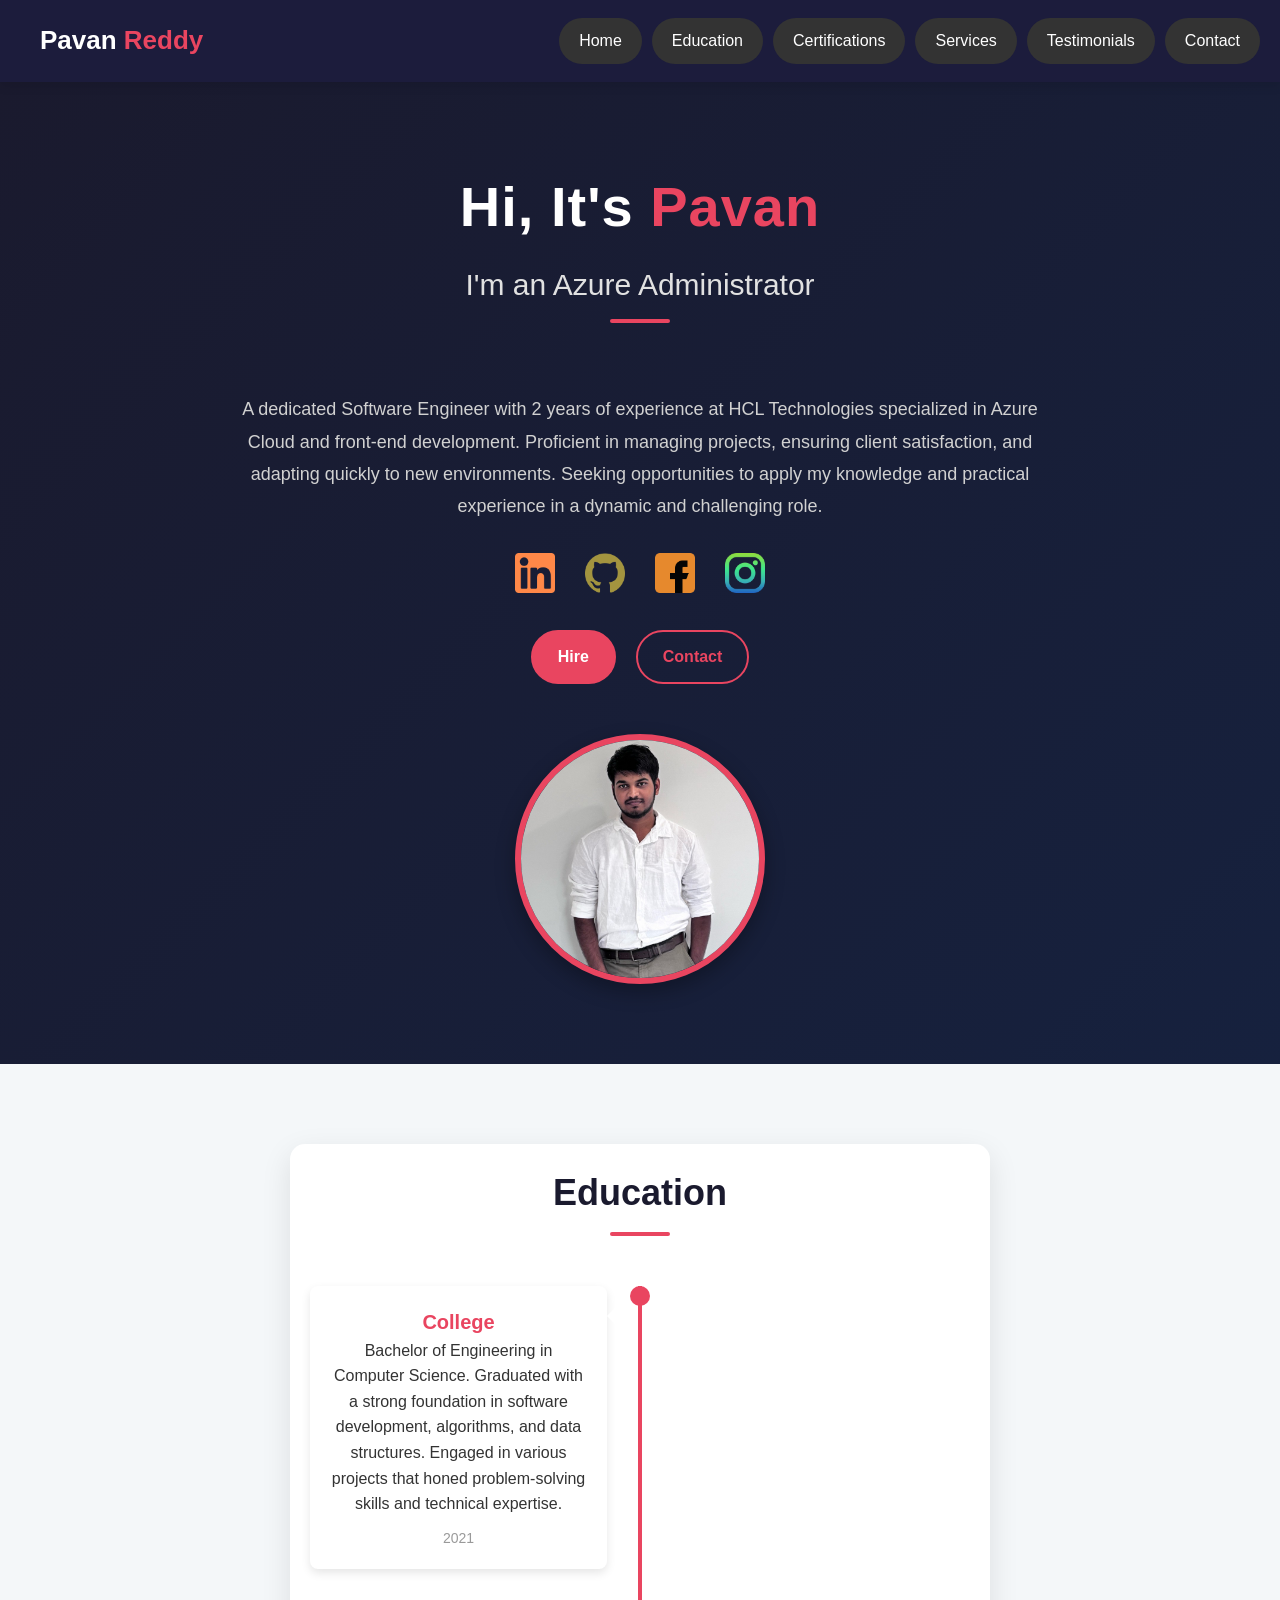
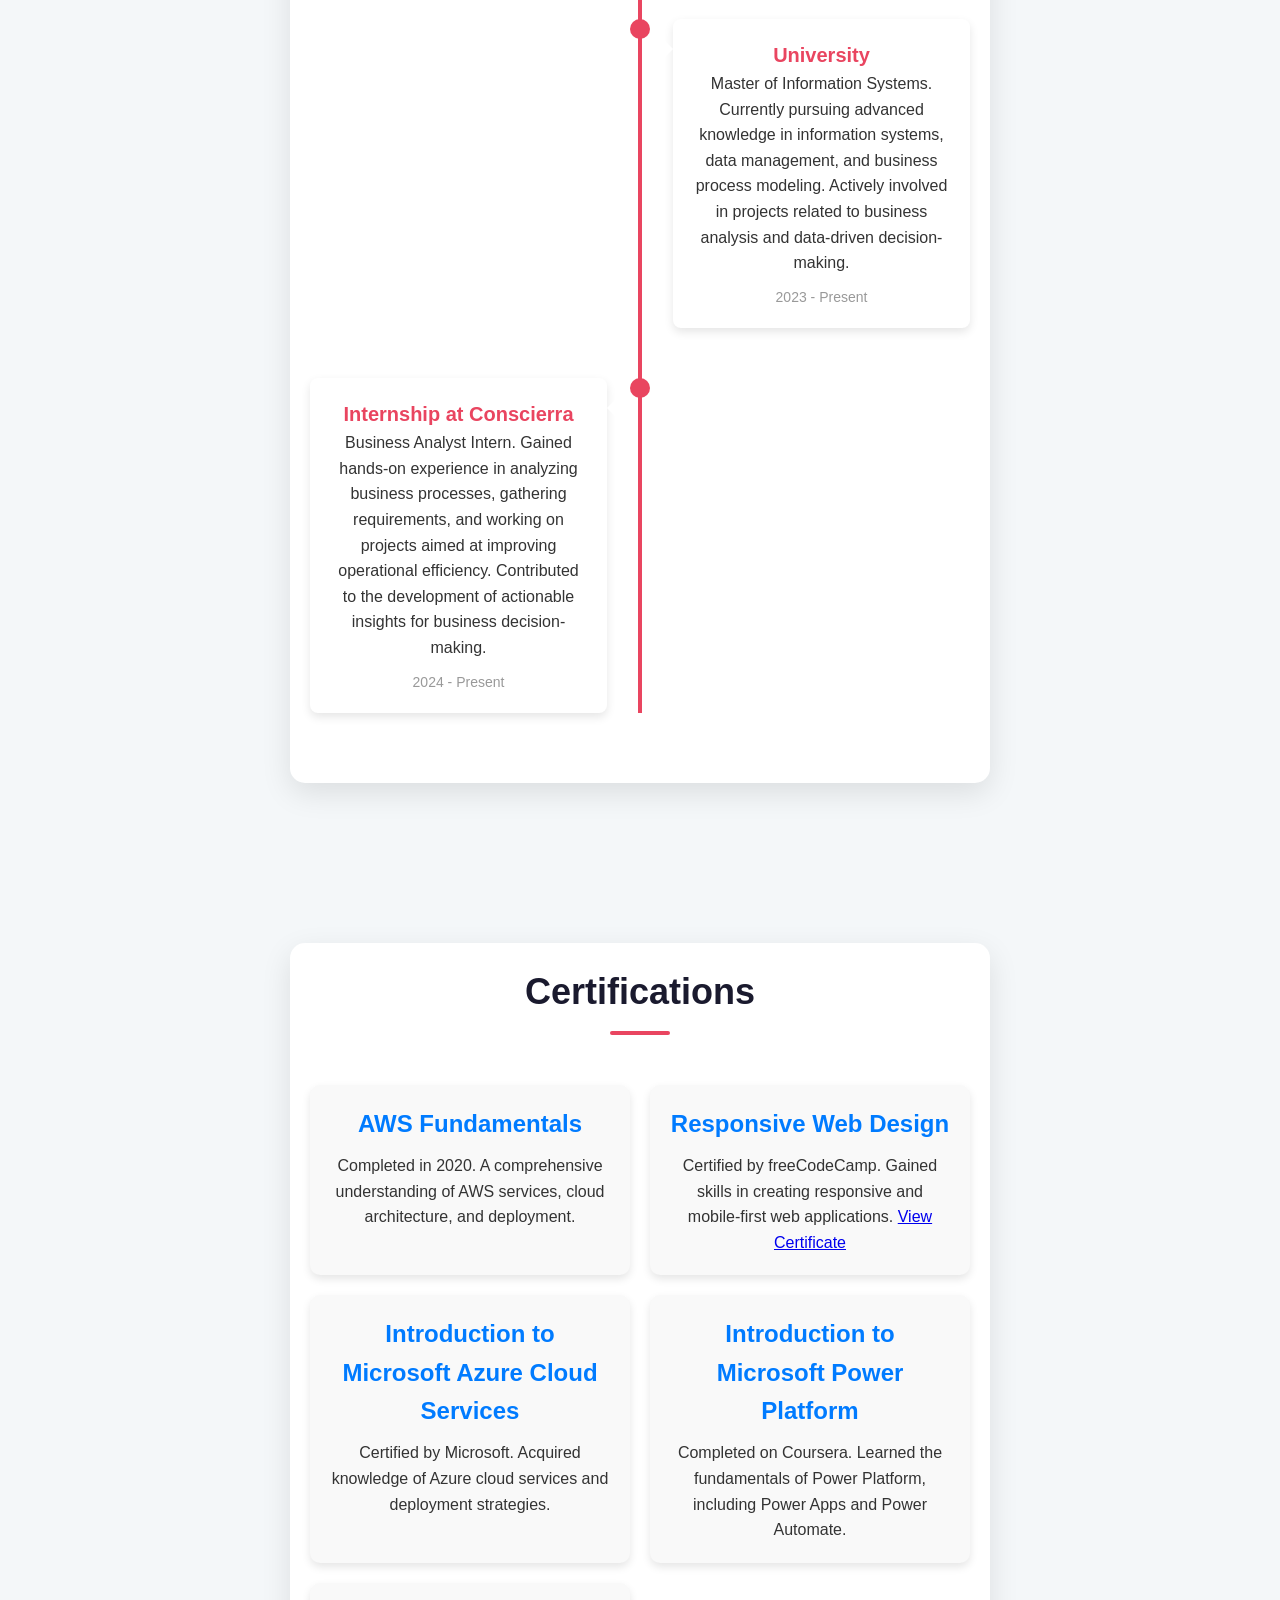
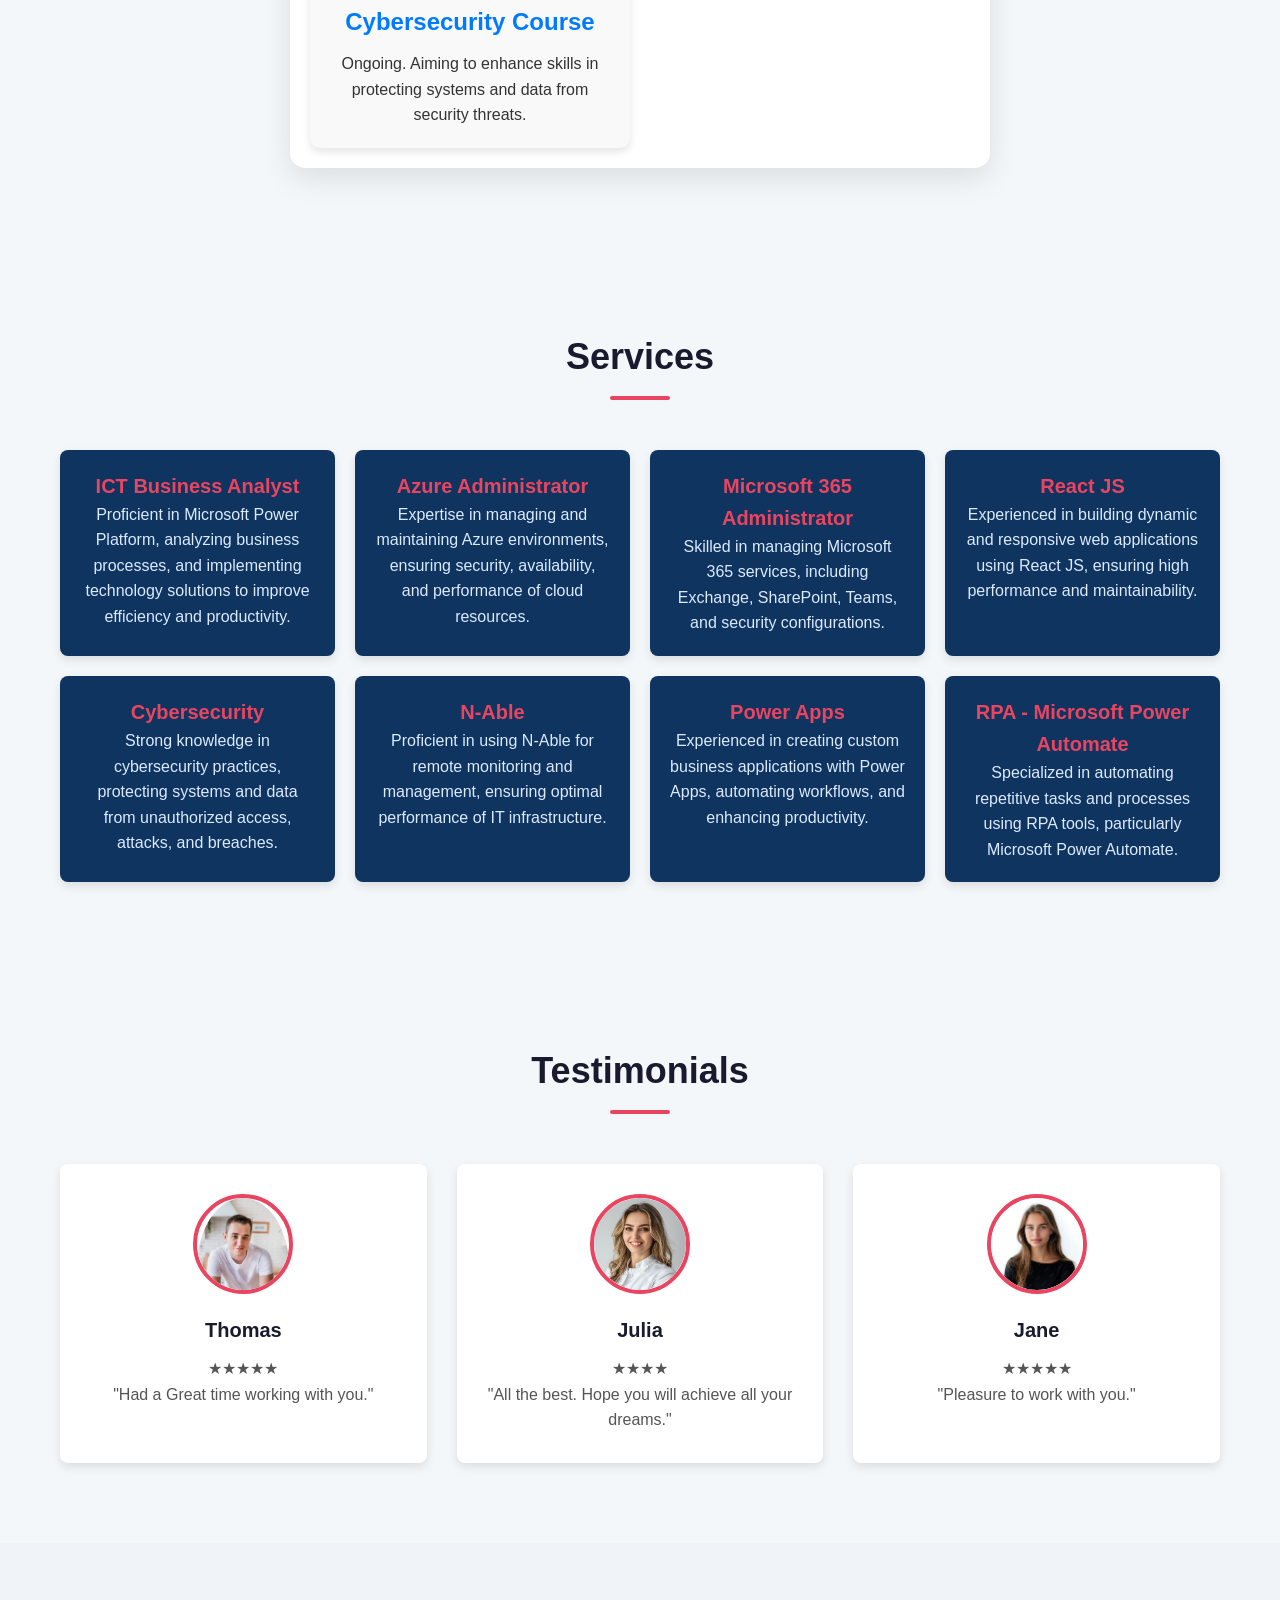
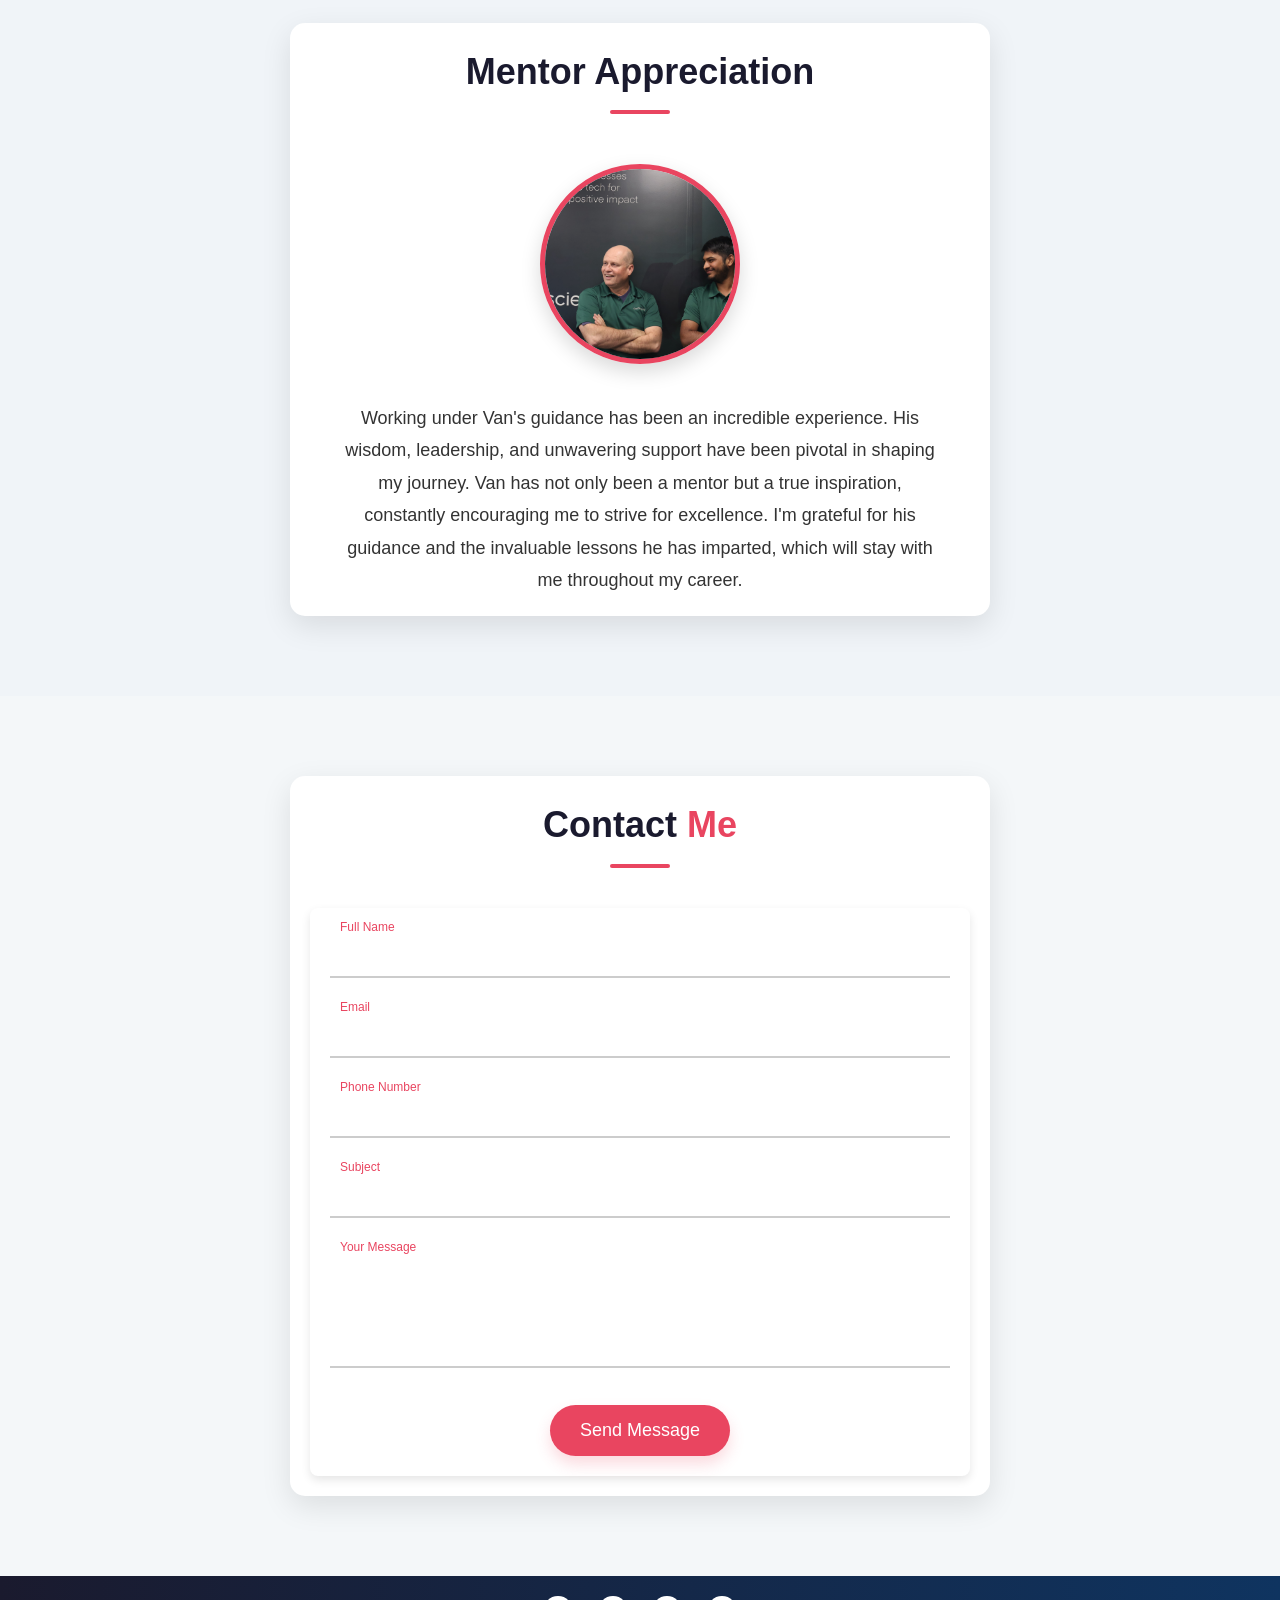
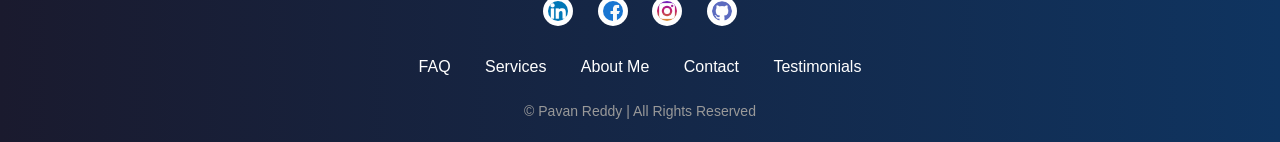
<file: index.html>
<!DOCTYPE html>
<html lang="en">
<head>
    <meta charset="UTF-8">
    <meta name="viewport" content="width=device-width, initial-scale=1.0">
    <meta name="description" content="Portfolio of Pavan Reddy, an Azure Administrator with expertise in cloud and front-end development.">
<meta name="keywords" content="Azure Administrator, Software Engineer, Portfolio, Front-end Development">

    <title>Pavan Reddy's Portfolio</title>
    <link rel="stylesheet" href="styles.css">
</head>

    <!-- Header Section -->
<header>
    <div class="logo">
        <h1>Pavan <span>Reddy</span></h1>
    </div>
    <nav>
        <button class="navbar-toggler">☰</button> <!-- Hamburger icon for mobile -->
        <ul class="nav-list">
            <li><a href="#home">Home</a></li>
            <li class="dropdown">
                <a href="#education" class="dropbtn">Education</a>
            </li>
            <li><a href="#certifications">Certifications</a></li>

            <li class="dropdown">
                <a href="#services" class="dropbtn">Services</a>
                <div class="dropdown-content">
                    <a href="#consulting">Consulting</a>
                    <a href="#development">Development</a>
                </div>
            </li>
            <li><a href="#testimonials">Testimonials</a></li>
            <li><a href="#contact">Contact</a></li>
        </ul>
    </nav>
</header>

<body>
    <!-- Hero Section -->
    <section id="home" class="section active hero">
        <div class="content">
            <h1>Hi, It's <span>Pavan</span></h1>
            <h2>I'm an&nbsp;<span class="static-text">Azure Administrator</span><span class="typed-text"></span></h2>
            <p>A dedicated Software Engineer with 2 years of experience at HCL Technologies specialized in Azure Cloud and front-end development. 
               Proficient in managing projects, ensuring client satisfaction, and adapting quickly to new environments. Seeking opportunities to apply my knowledge and practical experience in a dynamic and challenging role.
            </p>
            <div class="social-icons">
                <a href="https://www.linkedin.com/in/pavan-reddy-5996662a0/" target="_blank"><img src="Icons/linkedin.png" alt="LinkedIn"></a>
                <a href="https://github.com/pavanyeruva" target="_blank"><img src="Icons/github.png" alt="GitHub"></a>
                <a href="#"><img src="Icons/facebook.png" alt="Facebook"></a>
                <a href="#"><img src="Icons/instagram.png" alt="Instagram"></a>
            </div>
            <div class="buttons">
                <a href="#" class="hire-btn">Hire</a>
                <a href="#contact" class="contact-btn">Contact</a>
            </div>
        </div>
        <div class="profile-img">
            <img src="ProfilePic/1720093413829.jpg" alt="Profile Picture of Pavan Reddy">
        </div>
    </section>


<!-- Education Section -->
<section id="education" class="section">
    <div class="container">
        <h2 class="section-title">Education</h2>
        <div class="timeline">
            <div class="timeline-item">
                <div class="timeline-icon"></div>
                <div class="timeline-content">
                    <h3>College</h3>
                    <p>Bachelor of Engineering in Computer Science. Graduated with a strong foundation in software development, algorithms, and data structures. Engaged in various projects that honed problem-solving skills and technical expertise.</p>
                    <span class="date">2021</span>
                </div>
            </div>
            <div class="timeline-item">
                <div class="timeline-icon"></div>
                <div class="timeline-content">
                    <h3>University</h3>
                    <p>Master of Information Systems. Currently pursuing advanced knowledge in information systems, data management, and business process modeling. Actively involved in projects related to business analysis and data-driven decision-making.</p>
                    <span class="date">2023 - Present</span>
                </div>
            </div>
            <div class="timeline-item">
                <div class="timeline-icon"></div>
                <div class="timeline-content">
                    <h3>Internship at Conscierra</h3>
                    <p>Business Analyst Intern. Gained hands-on experience in analyzing business processes, gathering requirements, and working on projects aimed at improving operational efficiency. Contributed to the development of actionable insights for business decision-making.</p>
                    <span class="date">2024 - Present</span>
                </div>
            </div>
        </div>
    </div>
</section>

    <!-- Certifications Section -->
<section id="certifications" class="section">
    <div class="container">
        <h2 class="section-title">Certifications</h2>
        <div class="certifications-grid">
            <div class="certification-item">
                <h3>AWS Fundamentals</h3>
                <p>Completed in 2020. A comprehensive understanding of AWS services, cloud architecture, and deployment.</p>
            </div>
            <div class="certification-item">
                <h3>Responsive Web Design</h3>
                <p>Certified by freeCodeCamp. Gained skills in creating responsive and mobile-first web applications. <a href="https://www.freecodecamp.org/certification/pavan/responsive-web-design" target="_blank">View Certificate</a></p>

            </div>
            <div class="certification-item">
                <h3>Introduction to Microsoft Azure Cloud Services</h3>
                <p>Certified by Microsoft. Acquired knowledge of Azure cloud services and deployment strategies.</p>
            </div>
            <div class="certification-item">
                <h3>Introduction to Microsoft Power Platform</h3>
                <p>Completed on Coursera. Learned the fundamentals of Power Platform, including Power Apps and Power Automate.</p>
            </div>
            <div class="certification-item">
                <h3>Cybersecurity Course</h3>
                <p>Ongoing. Aiming to enhance skills in protecting systems and data from security threats.</p>
            </div>
        </div>
    </div>
</section>



    <!-- Services Section -->
    <section id="services" class="section">
        <center><h2>Services</h2></center>
        <div class="services-grid">
            <div class="service-item">
                <h3>ICT Business Analyst</h3>
                <p>Proficient in Microsoft Power Platform, analyzing business processes, and implementing technology solutions to improve efficiency and productivity.</p>
            </div>
            <div class="service-item">
                <h3>Azure Administrator</h3>
                <p>Expertise in managing and maintaining Azure environments, ensuring security, availability, and performance of cloud resources.</p>
            </div>
            <div class="service-item">
                <h3>Microsoft 365 Administrator</h3>
                <p>Skilled in managing Microsoft 365 services, including Exchange, SharePoint, Teams, and security configurations.</p>
            </div>
            <div class="service-item">
                <h3>React JS</h3>
                <p>Experienced in building dynamic and responsive web applications using React JS, ensuring high performance and maintainability.</p>
            </div>
            <div class="service-item">
                <h3>Cybersecurity</h3>
                <p>Strong knowledge in cybersecurity practices, protecting systems and data from unauthorized access, attacks, and breaches.</p>
            </div>
            <div class="service-item">
                <h3>N-Able</h3>
                <p>Proficient in using N-Able for remote monitoring and management, ensuring optimal performance of IT infrastructure.</p>
            </div>
            <div class="service-item">
                <h3>Power Apps</h3>
                <p>Experienced in creating custom business applications with Power Apps, automating workflows, and enhancing productivity.</p>
            </div>
            <div class="service-item">
                <h3>RPA - Microsoft Power Automate</h3>
                <p>Specialized in automating repetitive tasks and processes using RPA tools, particularly Microsoft Power Automate.</p>
            </div>
        </div>
    </section>

    <!-- Testimonials Section -->
    <section id="testimonials" class="section">
        <center><h2>Testimonials</h2></center>
        <div class="testimonials-grid">
            <div class="testimonial-item">
                <div class="testimonial-image">
                    <img src="TestimonialPics/Th.avif" alt="Testimonial from Thomas">
                </div>
                <h3>Thomas</h3>
                <p>★★★★★</p>
                <p>"Had a Great time working with you."</p>
            </div>
            <div class="testimonial-item">
                <div class="testimonial-image">
                    <img src="TestimonialPics/julia.avif" alt="Testimonial from Julia">
                </div>
                <h3>Julia</h3>
                <p>★★★★</p>
                <p>"All the best. Hope you will achieve all your dreams."</p>
            </div>
            <div class="testimonial-item">
                <div class="testimonial-image">
                    <img src="TestimonialPics/Jane.jpg" alt="Testimonial from Jane">
                </div>
                <h3>Jane</h3>
                <p>★★★★★</p>
                <p>"Pleasure to work with you."</p>
            </div>
        </div>
    </section>

    <!-- Mentor Section -->
<section id="mentor" class="section">
    <div class="container">
        <h2 class="section-title">Mentor Appreciation</h2>
        <div class="mentor-content">
            <div class="mentor-img">
                <img src="TestimonialPics/Image.jpg" alt="Picture of Pavan Reddy and Van">
            </div>
            <div class="mentor-text">
                <p>Working under Van's guidance has been an incredible experience. His wisdom, leadership, and unwavering support have been pivotal in shaping my journey. Van has not only been a mentor but a true inspiration, constantly encouraging me to strive for excellence. I'm grateful for his guidance and the invaluable lessons he has imparted, which will stay with me throughout my career.</p>
            </div>
        </div>
    </div>
</section>


     <!-- Contact Section -->
     <section id="contact" class="section">
        <div class="container">
            <h2>Contact <span>Me</span></h2>
            <div class="contact-form">
                <form action="#" method="post">
                    <div class="input-group">
                        <input type="text" name="name" id="name" aria-label="Full Name" required>

                        <label for="name">Full Name</label>
                    </div>
                    <div class="input-group">
                        <input type="email" name="email" id="email" required>
                        <label for="email">Email</label>
                    </div>
                    <div class="input-group">
                        <input type="tel" name="phone" id="phone" required>
                        <label for="phone">Phone Number</label>
                    </div>
                    <div class="input-group">
                        <input type="text" name="subject" id="subject" required>
                        <label for="subject">Subject</label>
                    </div>
                    <div class="input-group full-width">
                        <textarea name="message" id="message" required></textarea>
                        <label for="message">Your Message</label>
                    </div>
                    <div class="btn-wrapper">
                        <button type="submit" class="send-btn">Send Message</button>
                    </div>
                </form>
            </div>
        </div>
    </section>


    <!-- Footer Section -->
    <footer>
        <div class="footer-social">
            <a href="https://www.linkedin.com/in/pavan-reddy-5996662a0/" target="_blank" rel="noopener noreferrer">
                <img src="Icons/linkedin.png" alt="LinkedIn">
            </a>
            <a href="#">
                <img src="Icons/facebook.png" alt="Facebook">
            </a>
            <a href="#">
                <img src="Icons/instagram.png" alt="Instagram">
            </a>
            <a href="#">
                <img src="Icons/github.png" alt="GitHub">
            </a>
        </div>
        <div class="footer-nav">
            <a href="#">FAQ</a>
            <a href="#services">Services</a>
            <a href="#home">About Me</a>
            <a href="#contact">Contact</a>
            <a href="#testimonials">Testimonials</a>
        </div>
        <div class="footer-copy">
            <p>&copy; Pavan Reddy | All Rights Reserved</p>
        </div>
    </footer>

    <script src="script.js"></script>
</body>
</html>
</file>
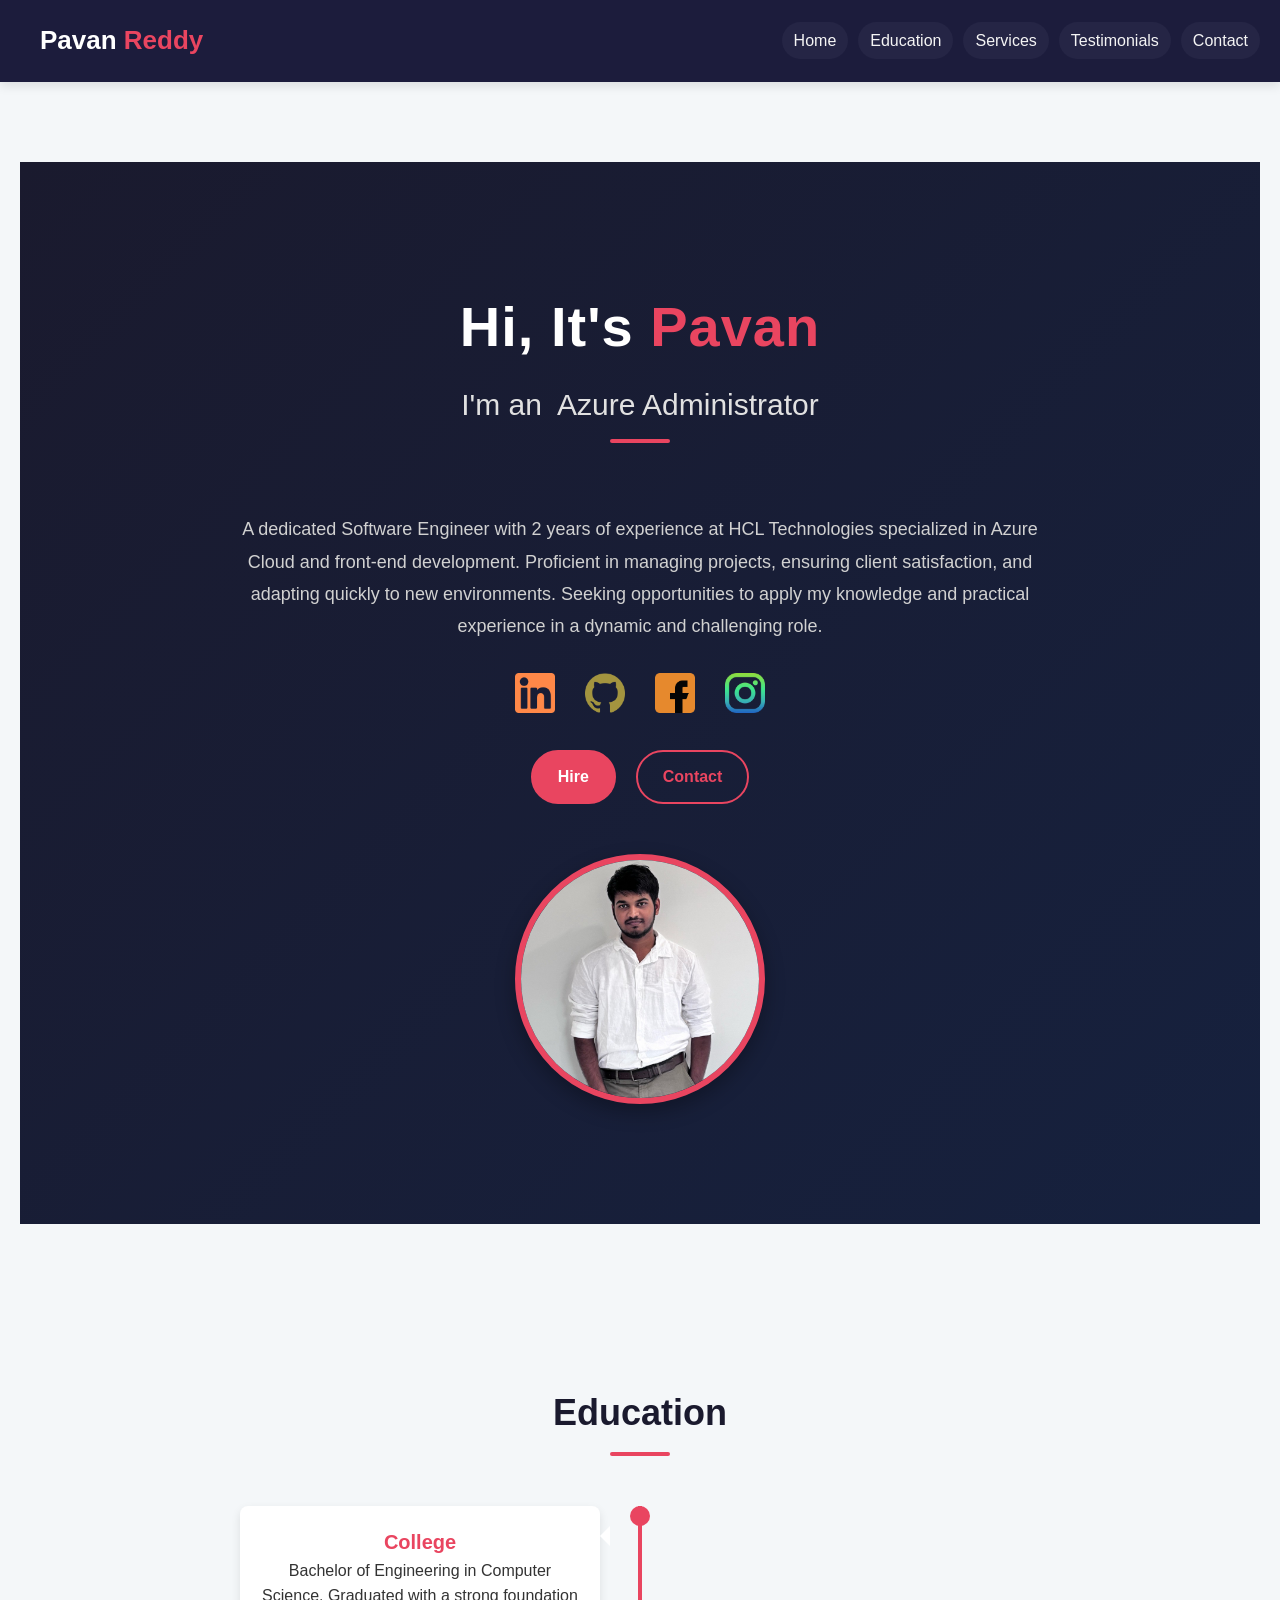
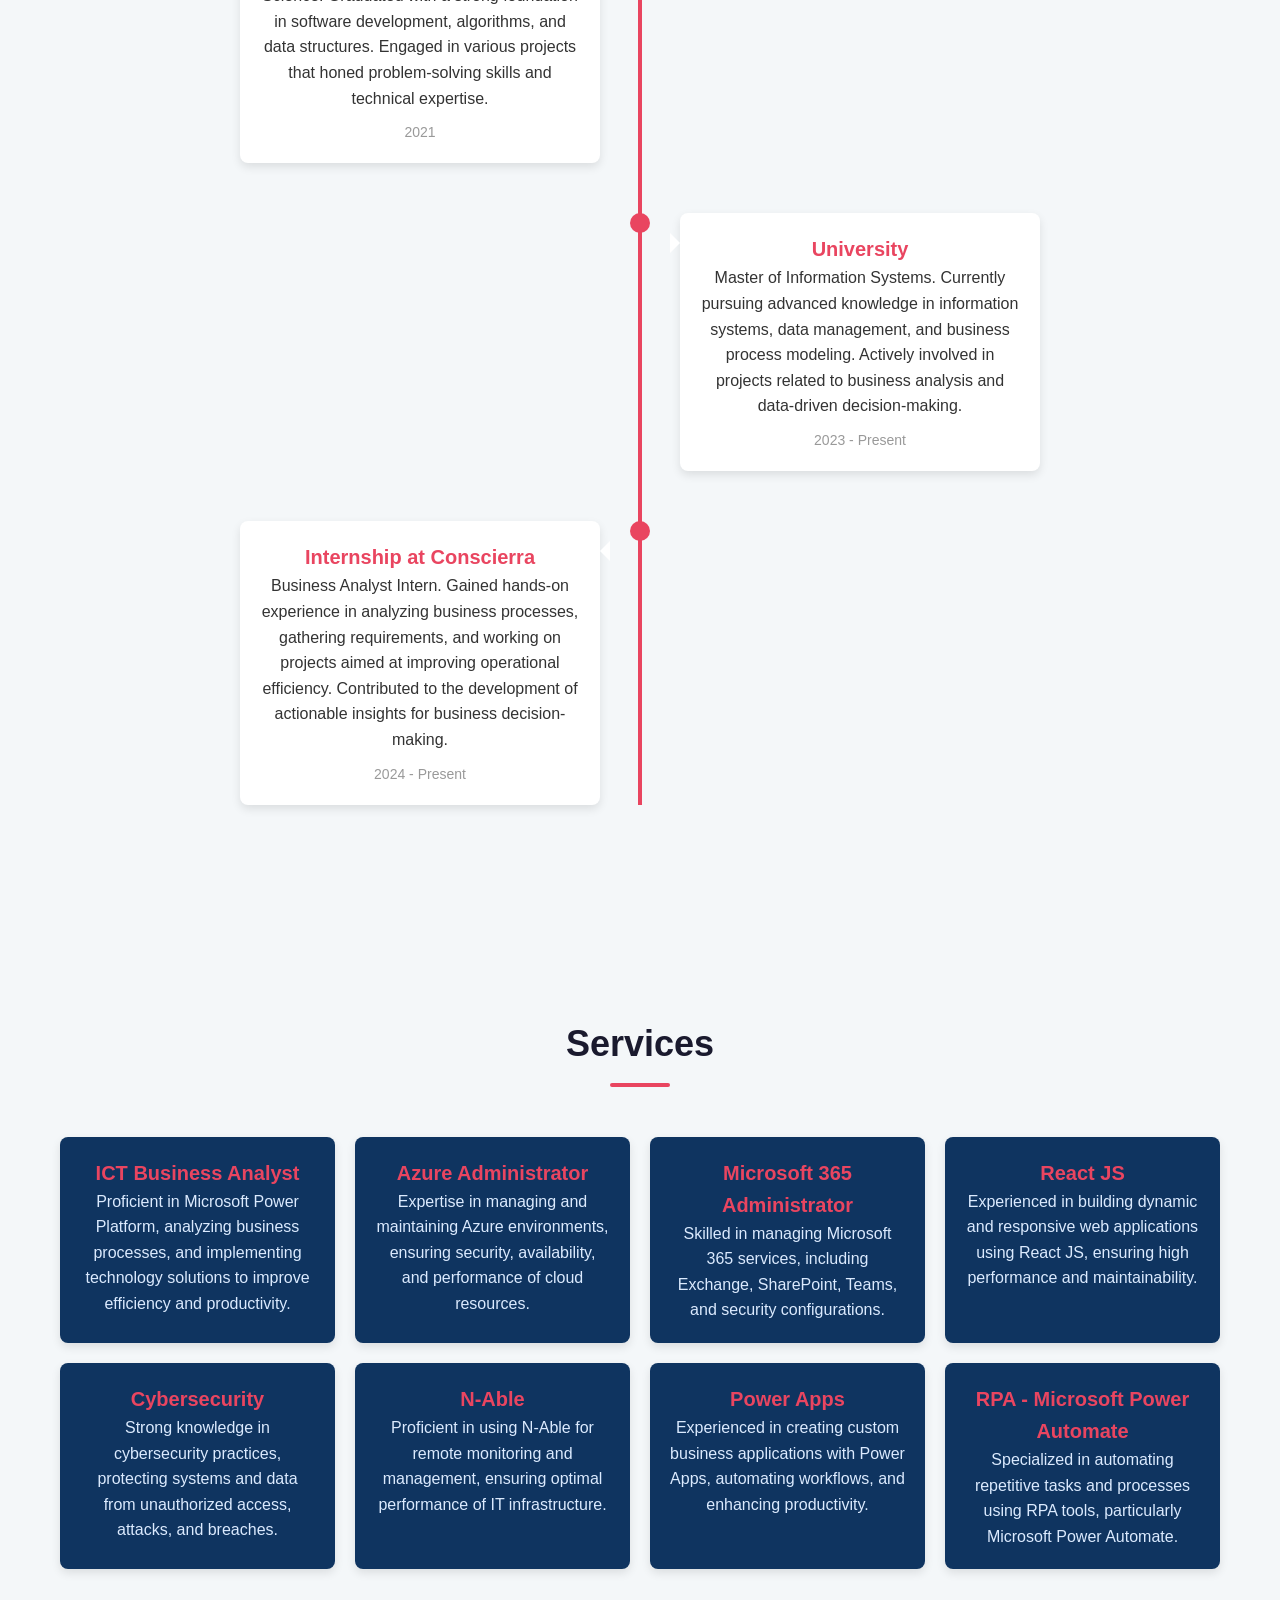
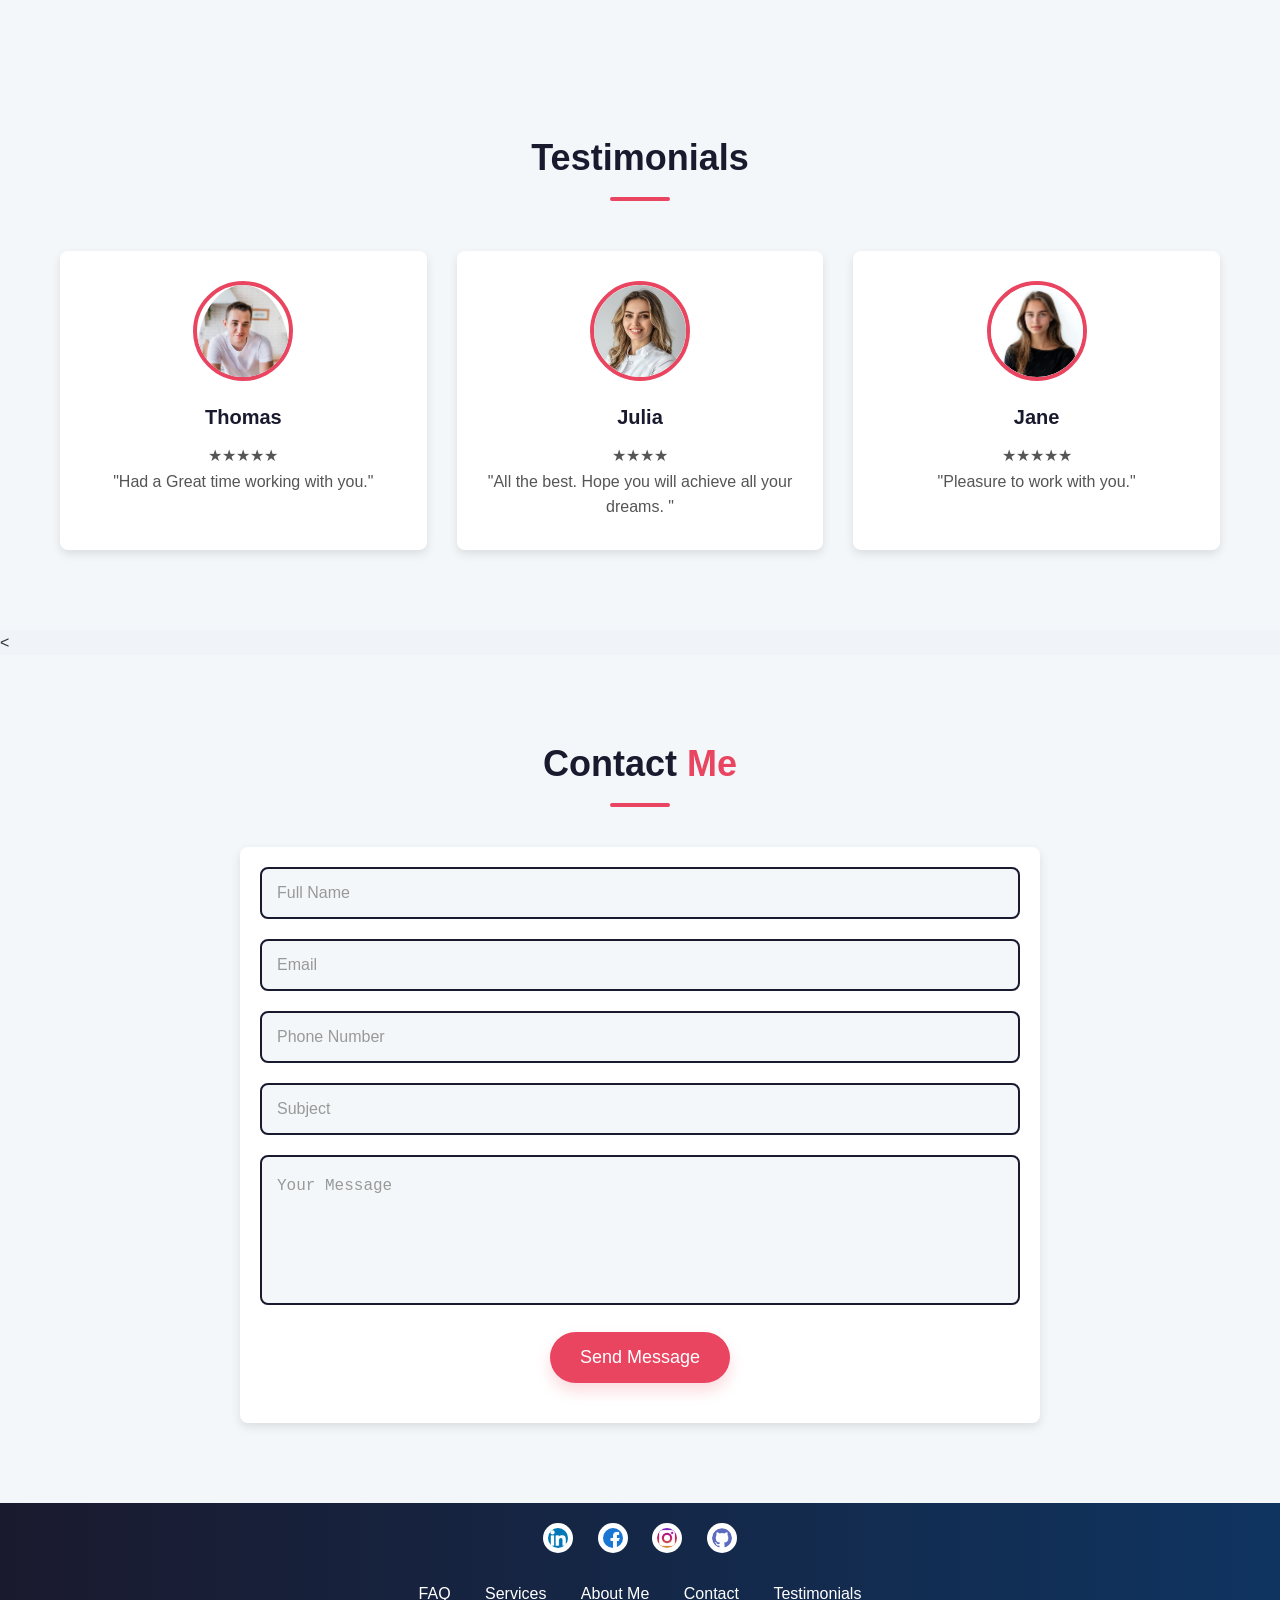
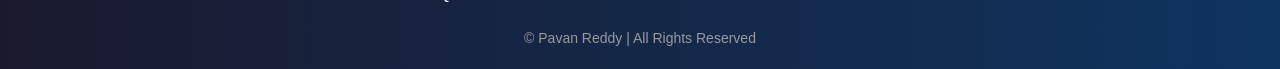
<file: Header.html>
<!DOCTYPE html>
<html lang="en">
<head>
    <meta charset="UTF-8">
    <meta name="viewport" content="width=device-width, initial-scale=1.0">
    <title>Pavan Reddy's Portfolio</title>
    <link rel="stylesheet" href="styles.css">
</head>
<body>
    <header>
        <div class="logo">
            <h1>Pavan <span>Reddy</span></h1>
        </div>
        <nav>
            <ul>
                <li><a href="#" class="nav-link" data-target="home">Home</a></li>
                <li><a href="#" class="nav-link" data-target="education">Education</a></li>
                <li><a href="#" class="nav-link" data-target="services">Services</a></li>
                <li><a href="#" class="nav-link" data-target="testimonials">Testimonials</a></li>
                <li><a href="#" class="nav-link" data-target="contact">Contact</a></li>
            </ul>
        </nav>
    </header>

    <section id="home" class="section active">
        <div class="hero">
            <div class="content">
                <h1>Hi, It's <span>Pavan</span></h1>
                <h2>I'm an &nbsp;<span class="static-text">Azure Administrator</span><span class="typed-text"></span></h2>
                <p>A dedicated Software Engineer with 2 years of experience at HCL Technologies specialized in Azure Cloud and front-end development. 
                    Proficient in managing projects, ensuring client satisfaction, and adapting quickly to new environments. Seeking opportunities to apply my knowledge and practical experience in a dynamic and challenging role.</p>
                <div class="social-icons">
                    <a href="https://www.linkedin.com/in/pavan-reddy-5996662a0/" target="_blank"><img src="Icons/linkedin.png" alt="LinkedIn"></a>
                    <a href="https://github.com/pavanyeruva" target="_blank"><img src="Icons/github.png" alt="GitHub"></a>
                    <a href="#"><img src="Icons/facebook.png" alt="Facebook"></a>
                    <a href="#"><img src="Icons/instagram.png" alt="Instagram"></a>
                </div>
                <div class="buttons">
                    <a href="#" class="hire-btn">Hire</a>
                    <a href="#" class="contact-btn">Contact</a>
                </div>
            </div>
            <div class="profile-img">
                <img src="ProfilePic/1720093413829.jpg" alt="Profile">
            </div>
        </div>
    </section>

    <section id="education" class="section">
      <center><h2>Education</h2></center>
        <div class="timeline">
            <div class="timeline-item">
                <div class="timeline-content">
                    <h3>College</h3>
                <p>
                    Bachelor of Engineering in Computer Science. Graduated with a strong foundation in software development, algorithms, and data structures. Engaged in various projects that honed problem-solving skills and technical expertise.</p>
                    <span class="date">2021</span>
                </div>
            </div>
            <div class="timeline-item">
                <div class="timeline-content">
                    <h3>University</h3>
                    
                <p> 
                    Master of Information Systems. Currently pursuing advanced knowledge in information systems, data management, and business process modeling. Actively involved in projects related to business analysis and data-driven decision-making.
                    <span class="date">2023 - Present</span>
                </div>
            </div>
            <div class="timeline-item">
                <div class="timeline-content">
                    <h3>Internship at Conscierra</h3>
                <p>Business Analyst Intern. Gained hands-on experience in analyzing business processes, gathering requirements, and working on projects aimed at improving operational efficiency. Contributed to the development of actionable insights for business decision-making.</p>
                <span class="date">2024 - Present</span>
                </div>
            </div>
        </div>
    </section>

    
    <section id="services" class="section">
        <center><h2>Services</h2></center>
        <div class="services-grid">
            <div class="service-item">
                <h3>ICT Business Analyst</h3>
                <p>Proficient in Microsoft Power Platform, analyzing business processes, and implementing technology solutions to improve efficiency and productivity.</p>
            </div>
            <div class="service-item">
                <h3>Azure Administrator</h3>
                <p>Expertise in managing and maintaining Azure environments, ensuring security, availability, and performance of cloud resources.</p>
            </div>
            <div class="service-item">
                <h3>Microsoft 365 Administrator</h3>
                <p>Skilled in managing Microsoft 365 services, including Exchange, SharePoint, Teams, and security configurations.</p>
            </div>
            <div class="service-item">
                <h3>React JS</h3>
                <p>Experienced in building dynamic and responsive web applications using React JS, ensuring high performance and maintainability.</p>
            </div>
            
            <div class="service-item">
                <h3>Cybersecurity</h3>
                <p>Strong knowledge in cybersecurity practices, protecting systems and data from unauthorized access, attacks, and breaches.</p>
            </div>
            <div class="service-item">
                <h3>N-Able</h3>
                <p>Proficient in using N-Able for remote monitoring and management, ensuring optimal performance of IT infrastructure.</p>
            </div>
            <div class="service-item">
                <h3>Power Apps</h3>
                <p>Experienced in creating custom business applications with Power Apps, automating workflows, and enhancing productivity.</p>
            </div>
            <div class="service-item">
                <h3>RPA - Microsoft Power Automate</h3>
                <p>Specialized in automating repetitive tasks and processes using RPA tools, particularly Microsoft Power Automate.</p>
            </div>
        </div>
    </section>

    <section id="testimonials" class="section">
        <center><h2>Testimonials</h2></center>
        <div class="testimonials-grid">
            <div class="testimonial-item">
                <div class="testimonial-image">
                    <img src="TestimonialPics/Th.avif" alt="Thomas">
                </div>
                <h3>Thomas</h3>
                <p>★★★★★</p>
                <p>"Had a Great time working with you."</p>
            </div>
            <div class="testimonial-item">
                <div class="testimonial-image">
                    <img src="TestimonialPics/julia.avif" alt="Julia">
                </div>
                <h3>Julia</h3>
                <p>★★★★</p>
                <p>"All the best. Hope you will achieve all your dreams. "</p>
            </div>
            <div class="testimonial-item">
                <div class="testimonial-image">
                    <img src="TestimonialPics/Jane.jpg" alt="Jane">
                </div>
                <h3>Jane</h3>
                <p>★★★★★</p>
                <p>"Pleasure to work with you."</p>
            </div>
        </div>
    </section>
    

    <<section id="contact" class="section">
        <h2>Contact <span>Me</span></h2>
        <div class="contact-form">
            <form action="#" method="post">
                <div class="form-group">
                    <input type="text" name="name" placeholder="Full Name" required>
                </div>
                <div class="form-group">
                    <input type="email" name="email" placeholder="Email" required>
                </div>
                <div class="form-group">
                    <input type="tel" name="phone" placeholder="Phone Number" required>
                </div>
                <div class="form-group">
                    <input type="text" name="subject" placeholder="Subject" required>
                </div>
                <div class="form-group full-width">
                    <textarea name="message" placeholder="Your Message" required></textarea>
                </div>
                <div class="form-group">
                    <button type="submit" class="send-btn">Send Message</button>
                </div>
            </form>
        </div>
    </section>
    

    

    <script src="script.js"></script>
</body>
<footer>
    <div class="footer-social">
        <a href="https://www.linkedin.com/in/pavan-reddy-5996662a0/" target="_blank" rel="noopener noreferrer">
            <img src="Icons/linkedin.png" alt="LinkedIn">
        </a>
        <a href="#">
            <img src="Icons/facebook.png" alt="Facebook">
        </a>
        <a href="#">
            <img src="Icons/instagram.png" alt="Instagram">
        </a>
        <a href="#">
            <img src="Icons/github.png" alt="GitHub">
        </a>
    </div>
    <div class="footer-nav">
        <a href="#">FAQ</a>
        <a href="#">Services</a>
        <a href="#">About Me</a>
        <a href="#">Contact</a>
        <a href="#">Testimonials</a>
    </div>
    <div class="footer-copy">
        <p>&copy; Pavan Reddy | All Rights Reserved</p>
    </div>
</footer>

</html>
</file>
<file: styles.css>
/* General Body Styles */
body {
    margin: 0;
    padding: 0;
    font-family: 'Montserrat', sans-serif;
    background-color: #f0f4f8;
    color: #333;
    line-height: 1.6;
    overflow-x: hidden;
}

/* Header */
header {
    display: flex;
    justify-content: space-between;
    align-items: center;
    padding: 15px 40px;
    background-color: #1a1a2e;
    position: sticky;
    top: 0;
    z-index: 1000;
    box-shadow: 0 4px 10px rgba(0, 0, 0, 0.1);
}

header .logo h1 {
    margin: 0;
    font-size: 26px;
    color: #fff;
    font-weight: 700;
}

header .logo h1 span {
    color: #e94560;
}

nav ul {
    list-style: none;
    display: flex;
    margin: 0;
    padding: 0;
}

nav ul li {
    margin-left: 30px;
}

nav ul li a {
    color: #fff;
    text-decoration: none;
    font-size: 16px;
    font-weight: 500;
    padding: 8px 12px;
    transition: background-color 0.3s ease, color 0.3s ease;
}

nav ul li a:hover {
    background-color: #e94560;
    color: #fff;
    border-radius: 4px;
}

/* Hero Section */
.hero {
    display: flex;
    flex-direction: column;
    align-items: center;
    justify-content: center;
    padding: 120px 20px;
    background: linear-gradient(135deg, #1a1a2e, #16213e);
    color: #fff;
    min-height: 100vh;
    text-align: center;
    position: relative;
}

.hero .content {
    max-width: 800px;
    text-align: center;
}

.hero .content h1 {
    font-size: 56px;
    margin: 0;
    color: #fff;
    font-weight: 700;
    letter-spacing: 1px;
    animation: fadeInDown 1s ease-in-out;
}

.hero .content h1 span {
    color: #e94560;
}

/* Remove Typing Animation for Azure Administrator */
.hero .content h2 {
    font-size: 30px;
    margin-top: 10px;
    color: #e1e1e1;
    font-weight: 300;
}

/* Paragraph in Hero Section */
.hero .content p {
    font-size: 18px;
    margin-top: 20px;
    line-height: 1.8;
    color: #d1d1d1;
    animation: fadeInDown 1s ease-in-out 1s;
}

/* Social Icons in Hero Section */
.hero .social-icons {
    margin-top: 30px;
    display: flex;
    justify-content: center;
    gap: 30px;
    animation: fadeInUp 1s ease-in-out 2s;
}

.hero .social-icons a {
    display: inline-block;
    transition: transform 0.3s ease;
}

.hero .social-icons img {
    width: 40px;
    height: 40px;
    transition: transform 0.3s ease;
    filter: invert(1);
}

.hero .social-icons a:hover img {
    transform: scale(1.2) rotate(10deg);
}

/* Buttons in Hero Section */
.hero .buttons {
    margin-top: 30px;
    display: flex;
    justify-content: center;
    gap: 20px;
    animation: fadeInUp 1s ease-in-out 1.5s;
}

.hero .buttons a {
    text-decoration: none;
    padding: 12px 25px;
    border-radius: 50px;
    font-size: 16px;
    font-weight: 600;
    transition: background-color 0.3s ease, color 0.3s ease;
}

.hero .hire-btn {
    background-color: #e94560;
    color: #fff;
    border: 2px solid #e94560;
}

.hero .hire-btn:hover {
    background-color: #fff;
    color: #e94560;
}

.hero .contact-btn {
    background-color: transparent;
    color: #fff;
    border: 2px solid #e94560;
}

.hero .contact-btn:hover {
    background-color: #e94560;
    color: #fff;
}

/* Profile Image */
.hero .profile-img {
    margin-top: 50px;
    animation: fadeInUp 1s ease-in-out 2s;
    display: flex;
    justify-content: center;
}

.hero .profile-img img {
    width: 250px;
    height: 250px;
    border-radius: 50%;
    border: 6px solid #e94560;
    box-shadow: 0 8px 20px rgba(0, 0, 0, 0.3);
    transition: transform 0.3s ease;
}

.hero .profile-img img:hover {
    transform: scale(1.1) rotate(-5deg);
}

/* Section Styling */
.section {
    padding: 80px 20px;
    background-color: #f4f7f9;
    text-align: center;
}

.section h2 {
    font-size: 36px;
    color: #1a1a2e;
    position: relative;
    display: inline-block;
    margin-bottom: 50px;
    animation: fadeIn 1s ease-in-out;
}

.section h2::after {
    content: '';
    display: block;
    width: 60px;
    height: 4px;
    background-color: #e94560;
    margin: 10px auto 0;
    border-radius: 2px;
}

/* Timeline Styling */
.timeline {
    position: relative;
    margin: 0 auto;
    padding: 0;
    list-style: none;
    max-width: 800px;
    animation: fadeIn 1s ease-in-out 0.5s;
}

.timeline:before {
    content: '';
    position: absolute;
    top: 0;
    bottom: 0;
    width: 4px;
    background: #e94560;
    left: 50%;
    transform: translateX(-50%);
}

.timeline-item {
    position: relative;
    margin-bottom: 50px;
}

.timeline-item:before {
    content: '';
    position: absolute;
    left: 50%;
    width: 20px;
    height: 20px;
    background: #e94560;
    border-radius: 50%;
    margin-left: -10px;
}

.timeline-content {
    padding: 20px;
    background: #fff;
    border-radius: 8px;
    position: relative;
    width: 45%;
    box-shadow: 0 4px 10px rgba(0, 0, 0, 0.1);
    transition: transform 0.3s ease, box-shadow 0.3s ease;
}

.timeline-content:before {
    content: '';
    position: absolute;
    top: 20px;
    width: 0;
    height: 0;
    border-style: solid;
    border-width: 10px 10px 10px 0;
    border-color: transparent #fff transparent transparent;
    left: 100%;
}

.timeline-item:nth-child(odd) .timeline-content {
    left: 0;
}

.timeline-item:nth-child(even) .timeline-content {
    left: 55%;
}

.timeline-item:nth-child(even) .timeline-content:before {
    left: -10px;
    border-width: 10px 0 10px 10px;
    border-color: transparent transparent transparent #fff;
}

.timeline-content h3 {
    margin-top: 0;
    color: #1a1a2e;
    font-size: 20px;
}

.timeline-content p {
    margin-bottom: 0;
    color: #333;
    font-size: 16px;
}

.timeline-content .date {
    font-size: 14px;
    color: #999;
    margin-top: 10px;
    display: block;
}

.timeline-content:hover {
    transform: translateY(-5px);
    box-shadow: 0 8px 20px rgba(0, 0, 0, 0.15);
}

/* Services Section */
.services-grid {
    display: grid;
    grid-template-columns: repeat(auto-fit, minmax(250px, 1fr));
    gap: 20px;
    padding: 0 40px;
    text-align: center;
    animation: fadeInUp 1s ease-in-out;
}

.service-item {
    background: #1a1a2e;
    padding: 20px;
    border-radius: 8px;
    color: #fff;
    transition: transform 0.3s ease, box-shadow 0.3s ease;
    box-shadow: 0 4px 10px rgba(0, 0, 0, 0.1);
}

.service-item h3 {
    margin-top: 0;
    font-size: 20px;
    font-weight: 600;
}

.service-item p {
    margin-bottom: 0;
    font-size: 16px;
    color: #dbeafe;
}

.service-item:hover {
    transform: translateY(-5px);
    box-shadow: 0 8px 20px rgba(0, 0, 0, 0.15);
}

/* Testimonials Section */
.testimonials-grid {
    display: grid;
    grid-template-columns: repeat(auto-fit, minmax(300px, 1fr));
    gap: 30px;
    padding: 0 40px;
    text-align: center;
    animation: fadeInUp 1s ease-in-out;
}

.testimonial-item {
    background: #ffffff;
    padding: 30px;
    border-radius: 8px;
    box-shadow: 0 4px 10px rgba(0, 0, 0, 0.1);
    transition: transform 0.3s ease, box-shadow 0.3s ease;
}

.testimonial-item:hover {
    transform: translateY(-5px);
    box-shadow: 0 8px 20px rgba(0, 0, 0, 0.15);
}

.testimonial-image {
    margin-bottom: 20px;
    border-radius: 50%;
    overflow: hidden;
    width: 100px;
    height: 100px;
    margin-left: auto;
    margin-right: auto;
    border: 4px solid #e94560;
}

.testimonial-image img {
    width: 100%;
    height: auto;
    display: block;
    border-radius: 50%;
}

.testimonial-item h3 {
    margin-top: 10px;
    margin-bottom: 10px;
    color: #1a1a2e;
    font-size: 20px;
    font-weight: 600;
}

.testimonial-item p {
    color: #555;
    margin-bottom: 0;
    font-size: 16px;
}

/* Contact Section */
#contact {
    padding: 80px 20px;
    background-color: #f4f7f9;
    text-align: center;
}

#contact h2 {
    font-size: 36px;
    color: #1a1a2e;
    margin-bottom: 40px;
}

#contact h2 span {
    color: #e94560;
}

#contact h2::after {
    content: '';
    display: block;
    width: 60px;
    height: 4px;
    background-color: #e94560;
    margin: 10px auto 0;
    border-radius: 2px;
}

.contact-form {
    max-width: 800px;
    margin: 0 auto;
    background: #ffffff;
    padding: 30px;
    border-radius: 8px;
    box-shadow: 0 4px 10px rgba(0, 0, 0, 0.1);
}

.form-group {
    margin-bottom: 20px;
}

.form-group input,
.form-group textarea {
    width: 100%;
    padding: 15px;
    border: 2px solid #1a1a2e;
    border-radius: 8px;
    background: #f4f7f9;
    color: #333;
    font-size: 16px;
    outline: none;
    transition: border-color 0.3s ease, box-shadow 0.3s ease;
}

.form-group input::placeholder,
.form-group textarea::placeholder {
    color: #999;
}

.form-group input:focus,
.form-group textarea:focus {
    border-color: #e94560;
    box-shadow: 0 0 10px rgba(233, 69, 96, 0.5);
}

.form-group.full-width textarea {
    height: 150px;
    resize: none;
}

.send-btn {
    padding: 15px 30px;
    background: #1a1a2e;
    border: none;
    border-radius: 50px;
    color: #fff;
    font-size: 18px;
    cursor: pointer;
    transition: background-color 0.3s ease, box-shadow 0.3s ease;
    box-shadow: 0 4px 10px rgba(0, 0, 0, 0.1);
}

.send-btn:hover {
    background: #e94560;
    box-shadow: 0 8px 20px rgba(0, 0, 0, 0.15);
}

/* Footer Section */
footer {
    background-color: #1a1a2e;
    padding: 20px;
    text-align: center;
    color: #fff;
}

.footer-social {
    margin-bottom: 20px;
}

.footer-social a {
    margin: 0 10px;
    display: inline-block;
    transition: transform 0.3s ease;
}

.footer-social a img {
    width: 30px;
    height: 30px;
    border-radius: 50%;
    background-color: #ffffff;
    padding: 5px;
    transition: background-color 0.3s ease, box-shadow 0.3s ease;
}

.footer-social a:hover img {
    transform: scale(1.1);
    background-color: #e94560;
}

.footer-nav {
    margin-bottom: 20px;
}

.footer-nav a {
    margin: 0 15px;
    color: #ffffff;
    text-decoration: none;
    font-size: 16px;
    transition: color 0.3s ease;
}

.footer-nav a:hover {
    color: #e94560;
}

.footer-copy p {
    margin: 0;
    font-size: 14px;
    color: #999;
}

/* Animations */
@keyframes fadeInDown {
    from {
        opacity: 0;
        transform: translateY(-20px);
    }
    to {
        opacity: 1;
        transform: translateY(0);
    }
}

@keyframes fadeInUp {
    from {
        opacity: 0;
        transform: translateY(20px);
    }
    to {
        opacity: 1;
        transform: translateY(0);
    }
}

@keyframes fadeIn {
    from {
        opacity: 0;
    }
    to {
        opacity: 1;
    }
}

/* Responsive Styles */
@media (max-width: 768px) {
    header {
        padding: 15px 20px;
    }

    nav ul {
        flex-direction: column;
        align-items: flex-start;
    }

    nav ul li {
        margin-left: 0;
        margin-bottom: 10px;
    }

    .hero .content h1 {
        font-size: 36px;
    }

    .hero .content h2 {
        font-size: 24px;
    }

    .hero .content p {
        font-size: 16px;
    }

    .buttons {
        flex-direction: column;
        gap: 15px;
    }

    .services-grid,
    .testimonials-grid {
        grid-template-columns: 1fr;
    }

    .timeline-content {
        width: 100%;
        left: 0 !important;
    }

    .timeline-content:before {
        left: auto;
        right: 100%;
        transform: rotate(180deg);
    }

    .timeline:before {
        left: 25px;
    }
}
/* General Body Styles */
body {
    margin: 0;
    padding: 0;
    font-family: 'Montserrat', sans-serif;
    background-color: #f0f4f8;
    color: #333;
}

/* Contact Section */
#contact {
    padding: 80px 20px;
    background-color: #f4f7f9;
    text-align: center;
}

.container {
    max-width: 700px;
    margin: 0 auto;
    padding: 20px;
    background: #fff;
    border-radius: 15px;
    box-shadow: 0 10px 30px rgba(0, 0, 0, 0.1);
}

#contact h2 {
    font-size: 36px;
    color: #1a1a2e;
    margin-bottom: 40px;
    position: relative;
}

#contact h2 span {
    color: #e94560;
}

#contact h2::after {
    content: '';
    display: block;
    width: 60px;
    height: 4px;
    background-color: #e94560;
    margin: 10px auto 0;
    border-radius: 2px;
}

.contact-form {
    padding: 20px;
}

.input-group {
    position: relative;
    margin-bottom: 30px;
}

.input-group input,
.input-group textarea {
    width: 100%;
    padding: 15px 10px;
    font-size: 16px;
    border: none;
    border-bottom: 2px solid #ccc;
    background: transparent;
    color: #333;
    transition: border-color 0.3s ease;
}

.input-group input:focus,
.input-group textarea:focus {
    outline: none;
    border-bottom-color: #e94560;
}

.input-group label {
    position: absolute;
    top: 50%;
    left: 10px;
    transform: translateY(-50%);
    font-size: 16px;
    color: #999;
    transition: all 0.3s ease;
    pointer-events: none;
}

.input-group input:focus + label,
.input-group input:not(:placeholder-shown) + label,
.input-group textarea:focus + label,
.input-group textarea:not(:placeholder-shown) + label {
    top: 0;
    font-size: 12px;
    color: #e94560;
}

.full-width textarea {
    height: 120px;
    resize: none;
    padding-top: 20px;
}

.btn-wrapper {
    text-align: center;
}

.send-btn {
    padding: 15px 30px;
    background-color: #e94560;
    color: #fff;
    border: none;
    border-radius: 50px;
    font-size: 18px;
    cursor: pointer;
    transition: background-color 0.3s ease, transform 0.3s ease;
    box-shadow: 0 8px 15px rgba(233, 69, 96, 0.2);
}

.send-btn:hover {
    background-color: #d13550;
    transform: translateY(-3px);
    box-shadow: 0 12px 20px rgba(233, 69, 96, 0.3);
}
/* Basic Reset */
* {
    margin: 0;
    padding: 0;
    box-sizing: border-box;
}

body {
    font-family: 'Arial', sans-serif;
    background-color: #f0f4f8;
}

/* Logo styling */
.logo {
    display: inline-block;
    padding: 10px 20px;
}

/* Navbar */
nav {
    position: relative;
}

.nav-list {
    list-style-type: none;
    display: flex;
    justify-content: flex-end;
}

.nav-list li {
    position: relative;
}

.nav-list li a {
    text-decoration: none;
    color: white;
    padding: 10px 20px;
    display: block;
    background-color: #333;
}

.nav-list li a:hover {
    background-color: #555;
}

/* Navbar Toggler (Hamburger Menu) */
.navbar-toggler {
    display: none; /* Hidden by default */
    background-color: #333;
    color: white;
    padding: 10px 20px;
    font-size: 18px;
    border: none;
    cursor: pointer;
}

/* Dropdown Content */
.dropdown-content {
    display: none;
    position: absolute;
    background-color: #444;
    min-width: 160px;
    box-shadow: 0px 8px 16px rgba(0, 0, 0, 0.2);
    z-index: 1;
}

.dropdown-content a {
    color: white;
    padding: 12px 16px;
    text-decoration: none;
    display: block;
    text-align: left;
}

.dropdown-content a:hover {
    background-color: #666;
}

/* Show the dropdown on hover for desktop */
.dropdown:hover .dropdown-content {
    display: block;
}

/* Responsive styling for mobile */
@media (max-width: 768px) {
    .nav-list {
        display: none; /* Hidden by default, shown when toggler is clicked */
        flex-direction: column;
        width: 100%;
    }
    
    .nav-list li a {
        background-color: #333;
        text-align: left;
        padding: 15px;
    }
    
    .navbar-toggler {
        display: block; /* Show toggler on mobile */
    }

    /* Show the dropdown content when the dropdown is clicked */
    .dropdown-content {
        position: static;
        display: none; /* Initially hidden */
    }

    .dropdown .show .dropdown-content {
        display: block; /* Show dropdown on click */
    }

    .nav-list.show {
        display: flex; /* Show the nav list when toggler is clicked */
    }
}
html {
    scroll-behavior: smooth;
}
@keyframes fadeIn {
    from { opacity: 0; transform: translateY(20px); }
    to { opacity: 1; transform: translateY(0); }
}

.fade-in {
    opacity: 0;
    animation: fadeIn 1s ease-in-out forwards;
}

.buttons a {
    position: relative;
    overflow: hidden;
}

.buttons a::before {
    content: '';
    position: absolute;
    top: 0;
    left: 0;
    width: 100%;
    height: 100%;
    background-color: rgba(255, 255, 255, 0.2);
    transform: translateX(-100%);
    transition: transform 0.3s ease;
}

.buttons a:hover::before {
    transform: translateX(0);
}
:root {
    --primary-color: #1a1a2e;
    --accent-color: #e94560;
    --secondary-color: #0f3460;
    --neutral-light: #f0f4f8;
    --neutral-dark: #333;
}

body {
    background-color: var(--neutral-light);
    color: var(--neutral-dark);
}

header {
    background-color: var(--primary-color);
}

.hero .buttons .hire-btn {
    background-color: var(--accent-color);
    color: #fff;
}

.hero .buttons .contact-btn {
    border: 2px solid var(--accent-color);
    color: var(--accent-color);
}

.service-item {
    background: var(--secondary-color);
}

.service-item h3, .timeline-content h3 {
    color: var(--accent-color);
}
.dropdown-content {
    opacity: 0;
    visibility: hidden;
    transform: translateY(-10px);
    transition: all 0.3s ease;
}

.dropdown.show .dropdown-content {
    opacity: 1;
    visibility: visible;
    transform: translateY(0);
}
footer {
    background: linear-gradient(to right, var(--primary-color), var(--secondary-color));
}
a:hover, .hire-btn:hover, .contact-btn:hover, .send-btn:hover {
    background-color: #007BFF;
    color: white;
    transition: background-color 0.3s ease;
}
@media (max-width: 768px) {
    .hero .content, .hero .profile-img {
        flex-direction: column;
        align-items: center;
    }
    .services-grid, .testimonials-grid {
        grid-template-columns: 1fr;
    }
}
/* Certifications Section */
.certifications-grid {
    display: grid;
    grid-template-columns: repeat(2, 1fr);
    gap: 20px;
}

.certification-item {
    background-color: #f9f9f9;
    padding: 20px;
    border-radius: 10px;
    box-shadow: 0 4px 8px rgba(0, 0, 0, 0.1);
}

.certification-item h3 {
    font-size: 1.5rem;
    margin-bottom: 10px;
    color: #007BFF; /* Sky blue */
}

.certification-item p {
    font-size: 1rem;
    color: #333;
}

/* Responsive Design for Certifications */
@media (max-width: 768px) {
    .certifications-grid {
        grid-template-columns: 1fr;
    }
}
/* Navigation Bar */
header {
    background-color: #1c1c3c; /* Dark blue background */
    padding: 10px 20px;
    display: flex;
    justify-content: space-between;
    align-items: center;
}

nav ul {
    display: flex;
    list-style: none;
    margin: 0;
    padding: 0;
}

nav ul li {
    margin-left: 10px; /* Reduced margin for less space between items */
}

nav ul li:first-child {
    margin-left: 0; /* No margin for the first item */
}

nav ul li a {
    text-decoration: none;
    padding: 10px 12px; /* Adjusted padding for a more compact look */
    border-radius: 25px; /* Rounded corners */
    background-color: #252545; /* Slightly darker blue for contrast */
    color: #f5f5f5; /* Light grey for text */
    font-size: 1rem;
    transition: background-color 0.3s ease, color 0.3s ease;
}

nav ul li a:hover {
    background-color: #f72585; /* Hover background changes to match the logo color */
    color: #ffffff; /* White text on hover */
}

.navbar-toggler {
    display: none; /* Hide hamburger menu on larger screens */
}

/* Responsive Design for Mobile */
@media (max-width: 768px) {
    .navbar-toggler {
        display: block;
        background-color: #252545;
        color: #f5f5f5;
        padding: 10px;
        border: none;
        border-radius: 5px;
    }

    nav ul {
        flex-direction: column;
        align-items: flex-start;
        display: none; /* Initially hidden, to be shown on toggle */
        width: 100%;
    }

    nav ul li {
        margin-left: 0;
        width: 100%;
    }

    nav ul li a {
        display: block;
        width: 100%;
        text-align: center;
    }

    nav ul.active {
        display: flex;
    }
}
/* Mentor Section */
#mentor {
    background-color: var(--neutral-light);
    padding: 80px 20px;
    text-align: center;
}

#mentor .mentor-content {
    display: flex;
    flex-direction: column;
    align-items: center;
    gap: 30px;
}

#mentor .mentor-img img {
    width: 200px;
    height: 200px;
    border-radius: 50%;
    border: 5px solid var(--accent-color);
    box-shadow: 0 8px 20px rgba(0, 0, 0, 0.15);
    object-fit: cover;
}

#mentor .mentor-text {
    max-width: 600px;
    text-align: center;
    color: var(--neutral-dark);
    font-size: 18px;
    line-height: 1.8;
}

#mentor .mentor-text p {
    margin: 0;
}

/* Responsive Design for Mentor Section */
@media (max-width: 768px) {
    #mentor .mentor-content {
        flex-direction: column;
        align-items: center;
    }

    #mentor .mentor-img img {
        width: 150px;
        height: 150px;
    }

    #mentor .mentor-text {
        font-size: 16px;
    }
}
</file>
